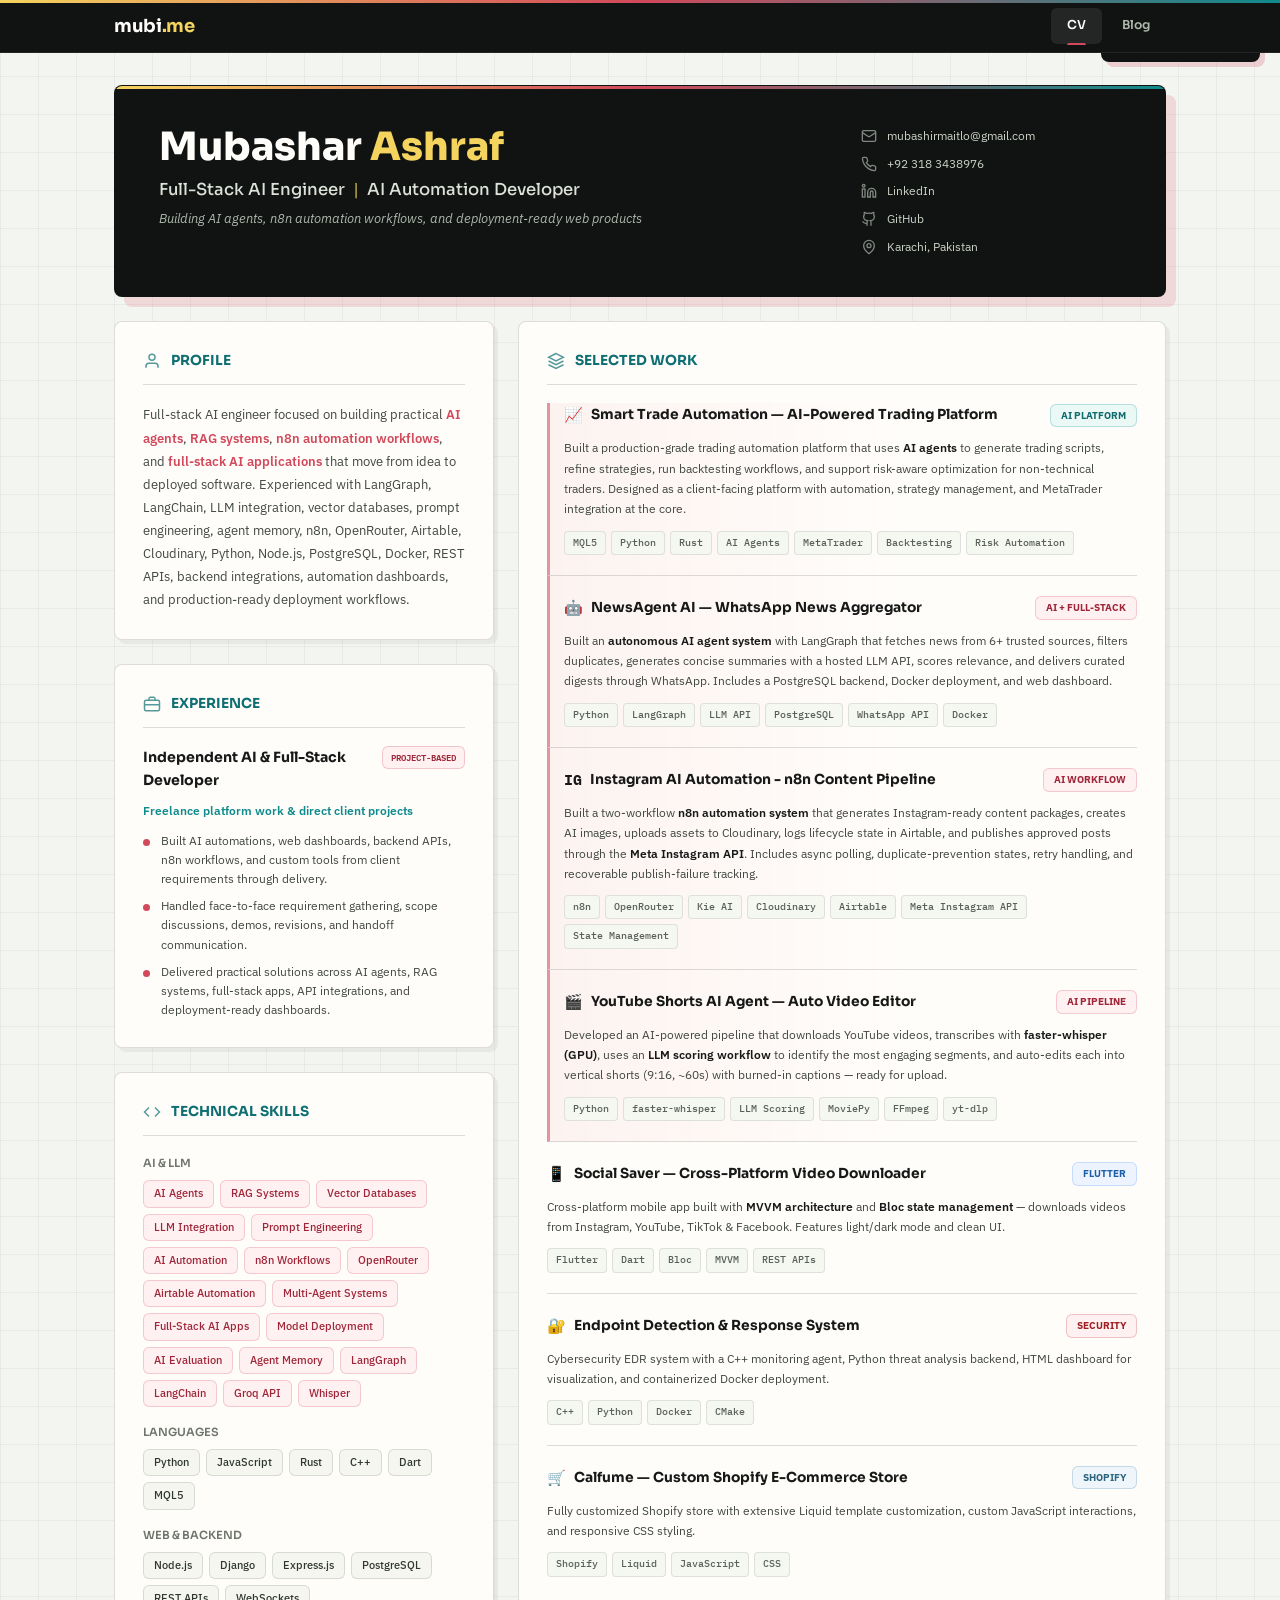
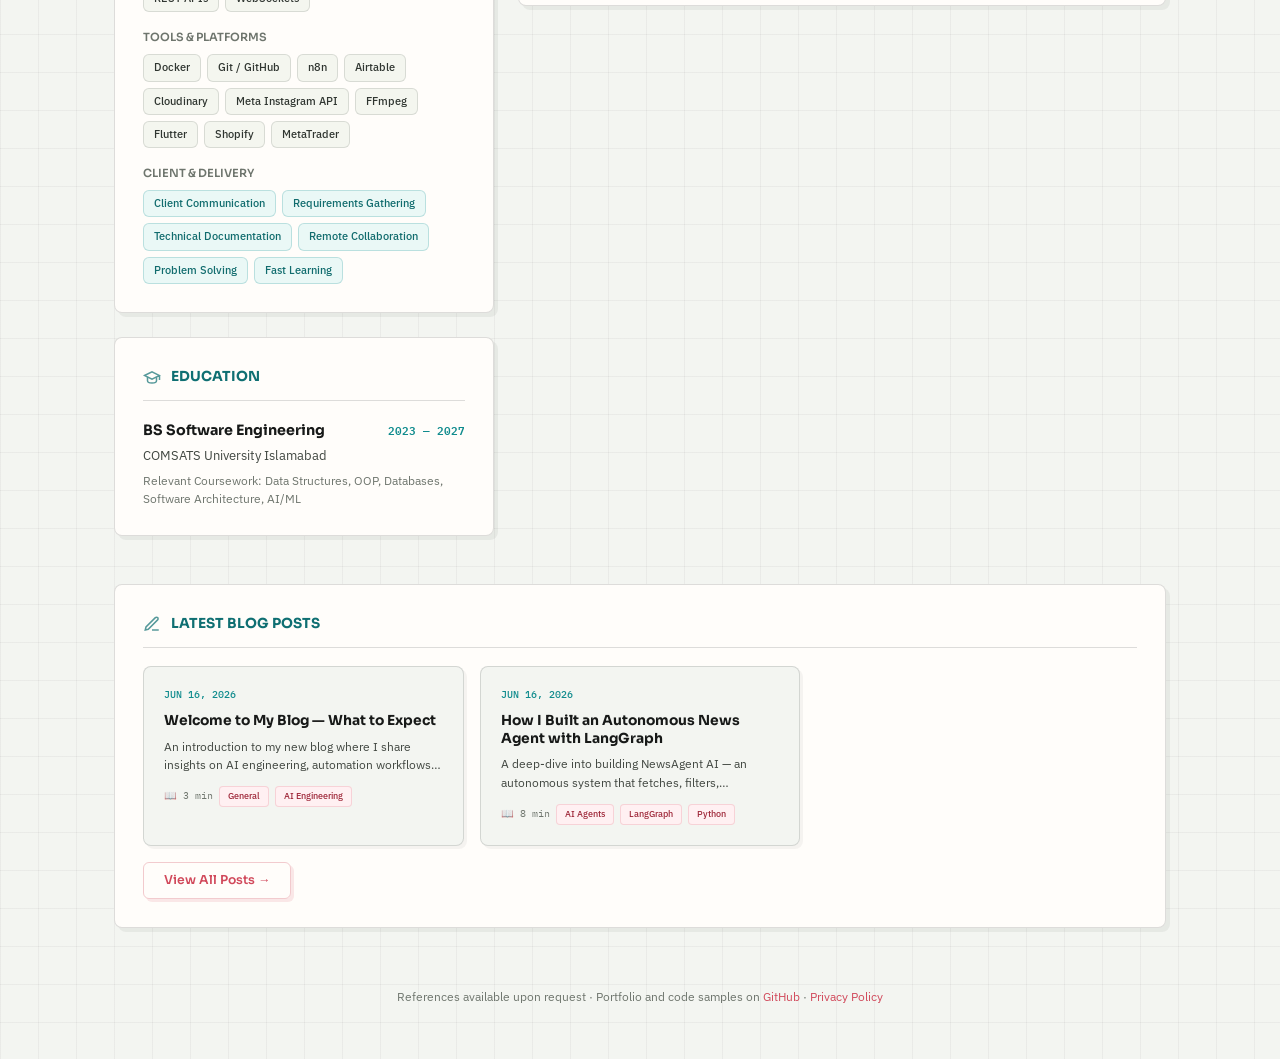
<file: index.html>
<!DOCTYPE html>
<html lang="en">
<head>
    <meta charset="UTF-8">
    <meta name="viewport" content="width=device-width, initial-scale=1.0">
    <title>Mubashar Ashraf - Full-Stack AI Engineer | AI Automation Developer</title>
    <meta name="description" content="Mubashar Ashraf - Full-Stack AI Engineer from Karachi, Pakistan. Building AI agents, n8n automation workflows, RAG systems, backend APIs, dashboards, and deployment-ready AI web products.">
    <meta name="keywords" content="Mubashar Ashraf, Full-Stack AI Engineer, AI Automation, AI Agents, RAG Systems, n8n Automation, Instagram Automation, LangGraph, LangChain, LLM Integration, Python, Node.js, PostgreSQL, Docker, Karachi, Pakistan, Freelancer">
    <meta name="author" content="Mubashar Ashraf">

    <!-- Open Graph / Social Sharing -->
    <meta property="og:type" content="website">
    <meta property="og:title" content="Mubashar Ashraf - Full-Stack AI Engineer | AI Automation Developer">
    <meta property="og:description" content="Building AI agents, n8n automation workflows, RAG systems, backend APIs, dashboards, and deployment-ready AI web products.">
    <meta property="og:image" content="https://mubi.me/og-image.png">
    <meta property="og:url" content="https://mubi.me">

    <!-- Twitter Card -->
    <meta name="twitter:card" content="summary_large_image">
    <meta name="twitter:title" content="Mubashar Ashraf - Full-Stack AI Engineer | AI Automation Developer">
    <meta name="twitter:description" content="Building AI agents, n8n automation workflows, RAG systems, backend APIs, dashboards, and deployment-ready AI web products.">
    <meta name="twitter:image" content="https://mubi.me/og-image.png">

    <!-- Favicon -->
    <link rel="icon" type="image/svg+xml" href="/favicon.svg">
    <link rel="apple-touch-icon" href="/apple-touch-icon.png">

    <!-- Canonical URL -->
    <link rel="canonical" href="https://mubi.me">

    <!-- Fonts -->
    <link rel="preconnect" href="https://fonts.googleapis.com">
    <link rel="preconnect" href="https://fonts.gstatic.com" crossorigin>
    <link href="https://fonts.googleapis.com/css2?family=IBM+Plex+Mono:wght@400;500;600&family=IBM+Plex+Sans:wght@400;500;600;700&family=Sora:wght@500;600;700;800&display=swap" rel="stylesheet">

    <!-- Styles -->
    <link rel="stylesheet" href="style.css">

    <!-- Google AdSense -->
    <script async src="https://pagead2.googlesyndication.com/pagead/js/adsbygoogle.js?client=ca-pub-4851542991688278"
         crossorigin="anonymous"></script>
</head>
<body>
    <!-- Site Navigation -->
    <nav class="site-nav no-print" id="site-navigation">
        <div class="nav-container">
            <a href="/" class="nav-logo">mubi<span class="nav-logo-accent">.me</span></a>
            <div class="nav-links">
                <a href="/" class="nav-link nav-link-active">CV</a>
                <a href="/blog/" class="nav-link">Blog</a>
            </div>
        </div>
    </nav>
    <!-- Print Button -->
    <a class="print-btn no-print" href="output/pdf/Mubashar-Ashraf-Full-Stack-AI-Engineer-CV.pdf?v=20260610-ai" download="Mubashar-Ashraf-Full-Stack-AI-Engineer-CV.pdf" id="print-button" title="Download CV PDF">
        <svg width="20" height="20" viewBox="0 0 24 24" fill="none" stroke="currentColor" stroke-width="2">
            <path d="M6 9V2h12v7"/>
            <path d="M6 18H4a2 2 0 0 1-2-2v-5a2 2 0 0 1 2-2h16a2 2 0 0 1 2 2v5a2 2 0 0 1-2 2h-2"/>
            <rect x="6" y="14" width="12" height="8"/>
        </svg>
        Download PDF
    </a>

    <div class="cv-container" id="cv-main">
        <!-- Header -->
        <header class="header" id="cv-header">
            <div class="header-main">
                <div class="name-block">
                    <h1 class="name" id="full-name">Mubashar <span class="name-accent">Ashraf</span></h1>
                    <p class="title" id="job-title">Full-Stack AI Engineer <span class="title-sep">|</span> AI Automation Developer</p>
                    <p class="tagline">Building AI agents, n8n automation workflows, and deployment-ready web products</p>
                </div>
                <div class="contact-block" id="contact-info">
                    <a href="mailto:mubasirmaitlo@gmail.com" class="contact-item" id="email-link">
                        <svg width="16" height="16" viewBox="0 0 24 24" fill="none" stroke="currentColor" stroke-width="2"><rect x="2" y="4" width="20" height="16" rx="2"/><path d="m22 7-8.97 5.7a1.94 1.94 0 0 1-2.06 0L2 7"/></svg>
                        mubashirmaitlo@gmail.com
                    </a>
                    <a href="tel:+923183438976" class="contact-item" id="phone-link">
                        <svg width="16" height="16" viewBox="0 0 24 24" fill="none" stroke="currentColor" stroke-width="2"><path d="M22 16.92v3a2 2 0 0 1-2.18 2 19.79 19.79 0 0 1-8.63-3.07 19.5 19.5 0 0 1-6-6 19.79 19.79 0 0 1-3.07-8.67A2 2 0 0 1 4.11 2h3a2 2 0 0 1 2 1.72c.127.96.361 1.903.7 2.81a2 2 0 0 1-.45 2.11L8.09 9.91a16 16 0 0 0 6 6l1.27-1.27a2 2 0 0 1 2.11-.45c.907.339 1.85.573 2.81.7A2 2 0 0 1 22 16.92z"/></svg>
                        +92 318 3438976
                    </a>
                    <a href="https://www.linkedin.com/in/mubashar-ashraf-666867267" target="_blank" rel="noopener noreferrer" class="contact-item" id="linkedin-link">
                        <svg width="16" height="16" viewBox="0 0 24 24" fill="none" stroke="currentColor" stroke-width="2"><path d="M16 8a6 6 0 0 1 6 6v7h-4v-7a2 2 0 0 0-2-2 2 2 0 0 0-2 2v7h-4v-7a6 6 0 0 1 6-6z"/><rect x="2" y="9" width="4" height="12"/><circle cx="4" cy="4" r="2"/></svg>
                        LinkedIn
                    </a>
                    <a href="https://github.com/Mubashar986" target="_blank" rel="noopener noreferrer" class="contact-item" id="github-link">
                        <svg width="16" height="16" viewBox="0 0 24 24" fill="none" stroke="currentColor" stroke-width="2"><path d="M15 22v-4a4.8 4.8 0 0 0-1-3.5c3 0 6-2 6-5.5.08-1.25-.27-2.48-1-3.5.28-1.15.28-2.35 0-3.5 0 0-1 0-3 1.5-2.64-.5-5.36-.5-8 0C6 2 5 2 5 2c-.3 1.15-.3 2.35 0 3.5A5.403 5.403 0 0 0 4 9c0 3.5 3 5.5 6 5.5-.39.49-.68 1.05-.85 1.65-.17.6-.22 1.23-.15 1.85v4"/><path d="M9 18c-4.51 2-5-2-7-2"/></svg>
                        GitHub
                    </a>
                    <span class="contact-item" id="location">
                        <svg width="16" height="16" viewBox="0 0 24 24" fill="none" stroke="currentColor" stroke-width="2"><path d="M20 10c0 6-8 12-8 12s-8-6-8-12a8 8 0 0 1 16 0Z"/><circle cx="12" cy="10" r="3"/></svg>
                        Karachi, Pakistan
                    </span>
                </div>
            </div>
        </header>

        <div class="body-grid">
            <!-- Left Column -->
            <div class="col-left">

                <!-- Professional Summary -->
                <section class="section" id="profile-section">
                    <h2 class="section-title">
                        <svg width="18" height="18" viewBox="0 0 24 24" fill="none" stroke="currentColor" stroke-width="2"><path d="M20 21v-2a4 4 0 0 0-4-4H8a4 4 0 0 0-4 4v2"/><circle cx="12" cy="7" r="4"/></svg>
                        Profile
                    </h2>
                    <p class="summary">
                        Full-stack AI engineer focused on building practical <strong>AI agents</strong>,
                        <strong>RAG systems</strong>, <strong>n8n automation workflows</strong>, and
                        <strong>full-stack AI applications</strong> that move from idea to deployed software.
                        Experienced with LangGraph, LangChain, LLM integration, vector databases, prompt engineering,
                        agent memory, n8n, OpenRouter, Airtable, Cloudinary, Python, Node.js, PostgreSQL, Docker,
                        REST APIs, backend integrations, automation dashboards, and production-ready deployment workflows.
                    </p>
                </section>

                <!-- Technical Skills -->
                <section class="section" id="experience-section">
                    <h2 class="section-title">
                        <svg width="18" height="18" viewBox="0 0 24 24" fill="none" stroke="currentColor" stroke-width="2"><rect x="2" y="7" width="20" height="14" rx="2"/><path d="M16 7V5a2 2 0 0 0-2-2h-4a2 2 0 0 0-2 2v2"/><path d="M2 13h20"/></svg>
                        Experience
                    </h2>
                    <div class="experience-item">
                        <div class="experience-header">
                            <h3 class="experience-role">Independent AI &amp; Full-Stack Developer</h3>
                            <span class="experience-type">Project-Based</span>
                        </div>
                        <p class="experience-meta">Freelance platform work &amp; direct client projects</p>
                        <ul class="experience-list">
                            <li>Built AI automations, web dashboards, backend APIs, n8n workflows, and custom tools from client requirements through delivery.</li>
                            <li>Handled face-to-face requirement gathering, scope discussions, demos, revisions, and handoff communication.</li>
                            <li>Delivered practical solutions across AI agents, RAG systems, full-stack apps, API integrations, and deployment-ready dashboards.</li>
                        </ul>
                    </div>
                </section>

                <!-- Technical Skills -->
                <section class="section" id="skills-section">
                    <h2 class="section-title">
                        <svg width="18" height="18" viewBox="0 0 24 24" fill="none" stroke="currentColor" stroke-width="2"><polyline points="16 18 22 12 16 6"/><polyline points="8 6 2 12 8 18"/></svg>
                        Technical Skills
                    </h2>
                    <div class="skills-grid">
                        <div class="skill-category">
                            <h3 class="skill-label">AI & LLM</h3>
                            <div class="skill-tags">
                                <span class="tag tag-primary">AI Agents</span>
                                <span class="tag tag-primary">RAG Systems</span>
                                <span class="tag tag-primary">Vector Databases</span>
                                <span class="tag tag-primary">LLM Integration</span>
                                <span class="tag tag-primary">Prompt Engineering</span>
                                <span class="tag tag-primary">AI Automation</span>
                                <span class="tag tag-primary">n8n Workflows</span>
                                <span class="tag tag-primary">OpenRouter</span>
                                <span class="tag tag-primary">Airtable Automation</span>
                                <span class="tag tag-primary">Multi-Agent Systems</span>
                                <span class="tag tag-primary">Full-Stack AI Apps</span>
                                <span class="tag tag-primary">Model Deployment</span>
                                <span class="tag tag-primary">AI Evaluation</span>
                                <span class="tag tag-primary">Agent Memory</span>
                                <span class="tag tag-primary">LangGraph</span>
                                <span class="tag tag-primary">LangChain</span>
                                <span class="tag tag-primary">Groq API</span>
                                <span class="tag tag-primary">Whisper</span>
                            </div>
                        </div>
                        <div class="skill-category">
                            <h3 class="skill-label">Languages</h3>
                            <div class="skill-tags">
                                <span class="tag">Python</span>
                                <span class="tag">JavaScript</span>
                                <span class="tag">Rust</span>
                                <span class="tag">C++</span>
                                <span class="tag">Dart</span>
                                <span class="tag">MQL5</span>
                            </div>
                        </div>
                        <div class="skill-category">
                            <h3 class="skill-label">Web & Backend</h3>
                            <div class="skill-tags">
                                <span class="tag">Node.js</span>
                                <span class="tag">Django</span>
                                <span class="tag">Express.js</span>
                                <span class="tag">PostgreSQL</span>
                                <span class="tag">REST APIs</span>
                                <span class="tag">WebSockets</span>
                            </div>
                        </div>
                        <div class="skill-category">
                            <h3 class="skill-label">Tools & Platforms</h3>
                            <div class="skill-tags">
                                <span class="tag">Docker</span>
                                <span class="tag">Git / GitHub</span>
                                <span class="tag">n8n</span>
                                <span class="tag">Airtable</span>
                                <span class="tag">Cloudinary</span>
                                <span class="tag">Meta Instagram API</span>
                                <span class="tag">FFmpeg</span>
                                <span class="tag">Flutter</span>
                                <span class="tag">Shopify</span>
                                <span class="tag">MetaTrader</span>
                            </div>
                        </div>
                        <div class="skill-category">
                            <h3 class="skill-label">Client &amp; Delivery</h3>
                            <div class="skill-tags">
                                <span class="tag tag-delivery">Client Communication</span>
                                <span class="tag tag-delivery">Requirements Gathering</span>
                                <span class="tag tag-delivery">Technical Documentation</span>
                                <span class="tag tag-delivery">Remote Collaboration</span>
                                <span class="tag tag-delivery">Problem Solving</span>
                                <span class="tag tag-delivery">Fast Learning</span>
                            </div>
                        </div>
                    </div>
                </section>

                <!-- Education -->
                <section class="section" id="education-section">
                    <h2 class="section-title">
                        <svg width="18" height="18" viewBox="0 0 24 24" fill="none" stroke="currentColor" stroke-width="2"><path d="M22 10v6M2 10l10-5 10 5-10 5z"/><path d="M6 12v5c0 2 2 3 6 3s6-1 6-3v-5"/></svg>
                        Education
                    </h2>
                    <div class="edu-item">
                        <div class="edu-header">
                            <h3 class="edu-degree">BS Software Engineering</h3>
                            <span class="edu-year">2023 — 2027</span>
                        </div>
                        <p class="edu-school">COMSATS University Islamabad</p>
                        <p class="edu-detail">Relevant Coursework: Data Structures, OOP, Databases, Software Architecture, AI/ML</p>
                    </div>
                </section>

            </div>

            <!-- Right Column -->
            <div class="col-right">

                <!-- Projects -->
                <section class="section" id="projects-section">
                    <h2 class="section-title">
                        <svg width="18" height="18" viewBox="0 0 24 24" fill="none" stroke="currentColor" stroke-width="2"><path d="M12 2L2 7l10 5 10-5-10-5z"/><path d="m2 17 10 5 10-5"/><path d="m2 12 10 5 10-5"/></svg>
                        Selected Work
                    </h2>

                    <!-- Smart Trade Automation -->
                    <div class="project project-featured" id="project-trading">
                        <div class="project-header">
                            <h3 class="project-title">
                                <span class="project-icon">📈</span>
                                Smart Trade Automation — AI-Powered Trading Platform
                            </h3>
                            <span class="project-badge badge-fintech">AI Platform</span>
                        </div>
                        <p class="project-desc">
                            Built a production-grade trading automation platform that uses <strong>AI agents</strong>
                            to generate trading scripts, refine strategies, run backtesting workflows, and support
                            risk-aware optimization for non-technical traders. Designed as a client-facing platform
                            with automation, strategy management, and MetaTrader integration at the core.
                        </p>
                        <div class="project-tech">
                            <span>MQL5</span><span>Python</span><span>Rust</span><span>AI Agents</span><span>MetaTrader</span><span>Backtesting</span><span>Risk Automation</span>
                        </div>
                    </div>

                    <!-- NewsAgent AI -->
                    <div class="project project-featured" id="project-newsagent">
                        <div class="project-header">
                            <h3 class="project-title">
                                <span class="project-icon">🤖</span>
                                NewsAgent AI — WhatsApp News Aggregator
                            </h3>
                            <span class="project-badge badge-ai">AI + Full-Stack</span>
                        </div>
                        <p class="project-desc">
                            Built an <strong>autonomous AI agent system</strong> with LangGraph that fetches news from 6+
                            trusted sources, filters duplicates, generates concise summaries with a hosted LLM API,
                            scores relevance, and delivers curated digests through WhatsApp. Includes a PostgreSQL
                            backend, Docker deployment, and web dashboard.
                        </p>
                        <div class="project-tech">
                            <span>Python</span><span>LangGraph</span><span>LLM API</span><span>PostgreSQL</span><span>WhatsApp API</span><span>Docker</span>
                        </div>
                    </div>

                    <!-- Instagram AI Automation -->
                    <div class="project project-featured" id="project-instagram-ai">
                        <div class="project-header">
                            <h3 class="project-title">
                                <span class="project-icon">IG</span>
                                Instagram AI Automation - n8n Content Pipeline
                            </h3>
                            <span class="project-badge badge-ai">AI Workflow</span>
                        </div>
                        <p class="project-desc">
                            Built a two-workflow <strong>n8n automation system</strong> that generates Instagram-ready
                            content packages, creates AI images, uploads assets to Cloudinary, logs lifecycle state in
                            Airtable, and publishes approved posts through the <strong>Meta Instagram API</strong>.
                            Includes async polling, duplicate-prevention states, retry handling, and recoverable
                            publish-failure tracking.
                        </p>
                        <div class="project-tech">
                            <span>n8n</span><span>OpenRouter</span><span>Kie AI</span><span>Cloudinary</span><span>Airtable</span><span>Meta Instagram API</span><span>State Management</span>
                        </div>
                    </div>

                    <!-- AI Video Editor -->
                    <div class="project project-featured" id="project-videoai">
                        <div class="project-header">
                            <h3 class="project-title">
                                <span class="project-icon">🎬</span>
                                YouTube Shorts AI Agent — Auto Video Editor
                            </h3>
                            <span class="project-badge badge-ai">AI Pipeline</span>
                        </div>
                        <p class="project-desc">
                            Developed an AI-powered pipeline that downloads YouTube videos, transcribes with 
                            <strong>faster-whisper (GPU)</strong>, uses an <strong>LLM scoring workflow</strong> to identify the most engaging segments,
                            and auto-edits each into vertical shorts (9:16, ~60s) with burned-in captions — ready for upload.
                        </p>
                        <div class="project-tech">
                            <span>Python</span><span>faster-whisper</span><span>LLM Scoring</span><span>MoviePy</span><span>FFmpeg</span><span>yt-dlp</span>
                        </div>
                    </div>

                    <!-- Social Saver -->
                    <div class="project" id="project-socialsaver">
                        <div class="project-header">
                            <h3 class="project-title">
                                <span class="project-icon">📱</span>
                                Social Saver — Cross-Platform Video Downloader
                            </h3>
                            <span class="project-badge badge-mobile">Flutter</span>
                        </div>
                        <p class="project-desc">
                            Cross-platform mobile app built with <strong>MVVM architecture</strong> and <strong>Bloc state management</strong> — 
                            downloads videos from Instagram, YouTube, TikTok & Facebook. Features light/dark mode and clean UI.
                        </p>
                        <div class="project-tech">
                            <span>Flutter</span><span>Dart</span><span>Bloc</span><span>MVVM</span><span>REST APIs</span>
                        </div>
                    </div>

                    <!-- EDR -->
                    <div class="project" id="project-edr">
                        <div class="project-header">
                            <h3 class="project-title">
                                <span class="project-icon">🔐</span>
                                Endpoint Detection & Response System
                            </h3>
                            <span class="project-badge badge-security">Security</span>
                        </div>
                        <p class="project-desc">
                            Cybersecurity EDR system with a C++ monitoring agent, Python threat analysis backend, 
                            HTML dashboard for visualization, and containerized Docker deployment.
                        </p>
                        <div class="project-tech">
                            <span>C++</span><span>Python</span><span>Docker</span><span>CMake</span>
                        </div>
                    </div>

                    <!-- Calfume -->
                    <div class="project" id="project-calfume">
                        <div class="project-header">
                            <h3 class="project-title">
                                <span class="project-icon">🛒</span>
                                Calfume — Custom Shopify E-Commerce Store
                            </h3>
                            <span class="project-badge badge-web">Shopify</span>
                        </div>
                        <p class="project-desc">
                            Fully customized Shopify store with extensive Liquid template customization, 
                            custom JavaScript interactions, and responsive CSS styling.
                        </p>
                        <div class="project-tech">
                            <span>Shopify</span><span>Liquid</span><span>JavaScript</span><span>CSS</span>
                        </div>
                    </div>

                </section>

            </div>
        </div>

        <!-- Latest Blog Posts -->
        <section class="latest-posts-section no-print" id="latest-posts-section">
            <h2 class="section-title">
                <svg width="18" height="18" viewBox="0 0 24 24" fill="none" stroke="currentColor" stroke-width="2"><path d="M12 20h9"/><path d="M16.5 3.5a2.121 2.121 0 0 1 3 3L7 19l-4 1 1-4L16.5 3.5z"/></svg>
                Latest Blog Posts
            </h2>
            <div class="latest-posts-grid" id="latest-posts-grid">
                <p class="latest-posts-loading" id="latest-posts-loading">Loading latest posts...</p>
            </div>
            <a href="/blog/" class="latest-posts-cta" id="view-all-posts">View All Posts &rarr;</a>
        </section>

        <!-- Footer -->
        <footer class="footer no-print" id="cv-footer">
            <p>References available upon request &middot; Portfolio and code samples on <a href="https://github.com/Mubashar986" target="_blank" rel="noopener noreferrer">GitHub</a> &middot; <a href="/privacy-policy.html">Privacy Policy</a></p>
        </footer>

    </div>

    <script src="script.js"></script>

    <!-- Load Latest Blog Posts -->
    <script>
    (function() {
        fetch('/blog/posts.json')
            .then(function(r) { return r.json(); })
            .then(function(posts) {
                var grid = document.getElementById('latest-posts-grid');
                var loading = document.getElementById('latest-posts-loading');
                if (loading) loading.remove();
                var latest = posts.sort(function(a, b) { return new Date(b.date) - new Date(a.date); }).slice(0, 3);
                if (latest.length === 0) {
                    grid.innerHTML = '<p class="latest-posts-empty">No posts yet. Check back soon!</p>';
                    return;
                }
                grid.innerHTML = latest.map(function(post) {
                    var dateStr = new Date(post.date).toLocaleDateString('en-US', { month: 'short', day: 'numeric', year: 'numeric' });
                    var tagsHtml = post.tags.slice(0, 3).map(function(t) { return '<span class="latest-post-tag">' + t + '</span>'; }).join('');
                    return '<a href="/blog/#' + post.slug + '" class="latest-post-card">' +
                        '<span class="latest-post-date">' + dateStr + '</span>' +
                        '<h3 class="latest-post-title">' + post.title + '</h3>' +
                        '<p class="latest-post-desc">' + post.description + '</p>' +
                        '<div class="latest-post-meta">' +
                            '<span class="latest-post-readtime">&#128214; ' + post.readTime + '</span>' +
                            tagsHtml +
                        '</div>' +
                    '</a>';
                }).join('');
            })
            .catch(function() {
                var loading = document.getElementById('latest-posts-loading');
                if (loading) loading.textContent = 'Blog coming soon!';
            });
    })();
    </script>
</body>
</html>
</file>
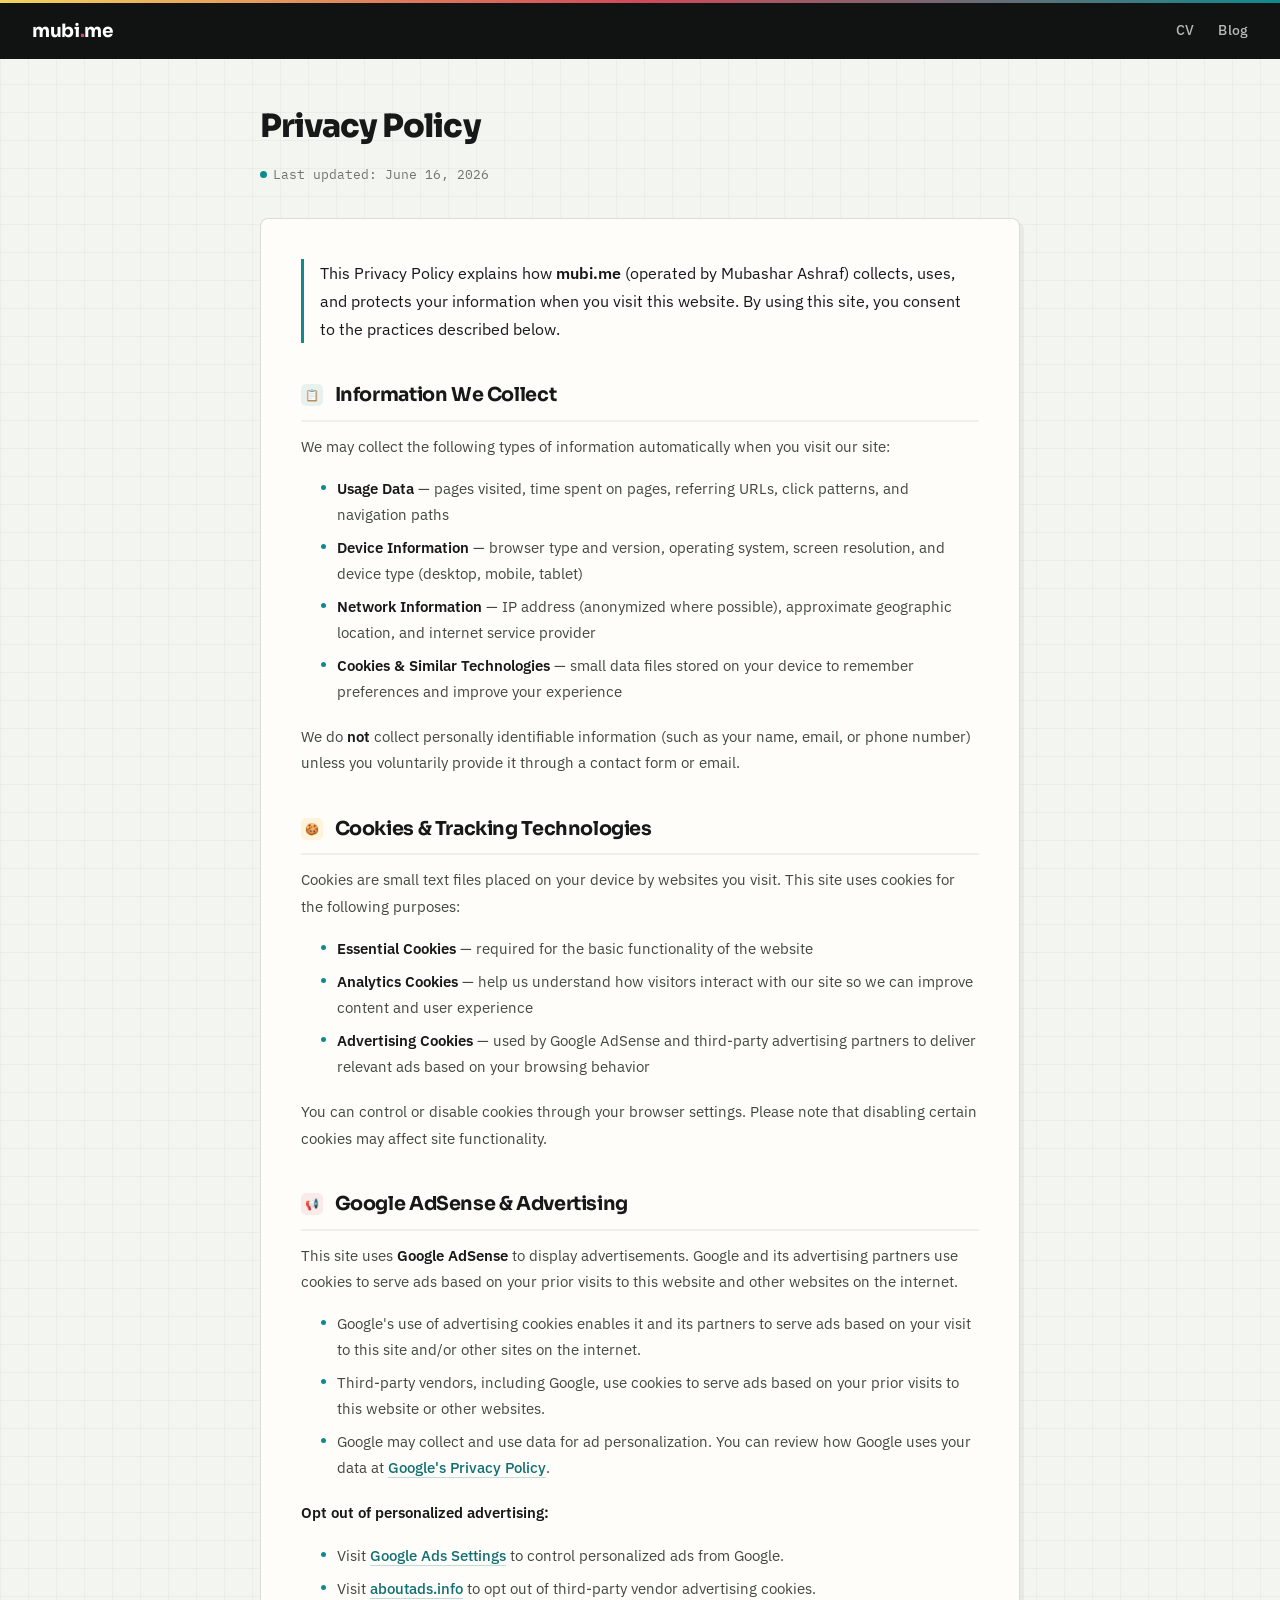
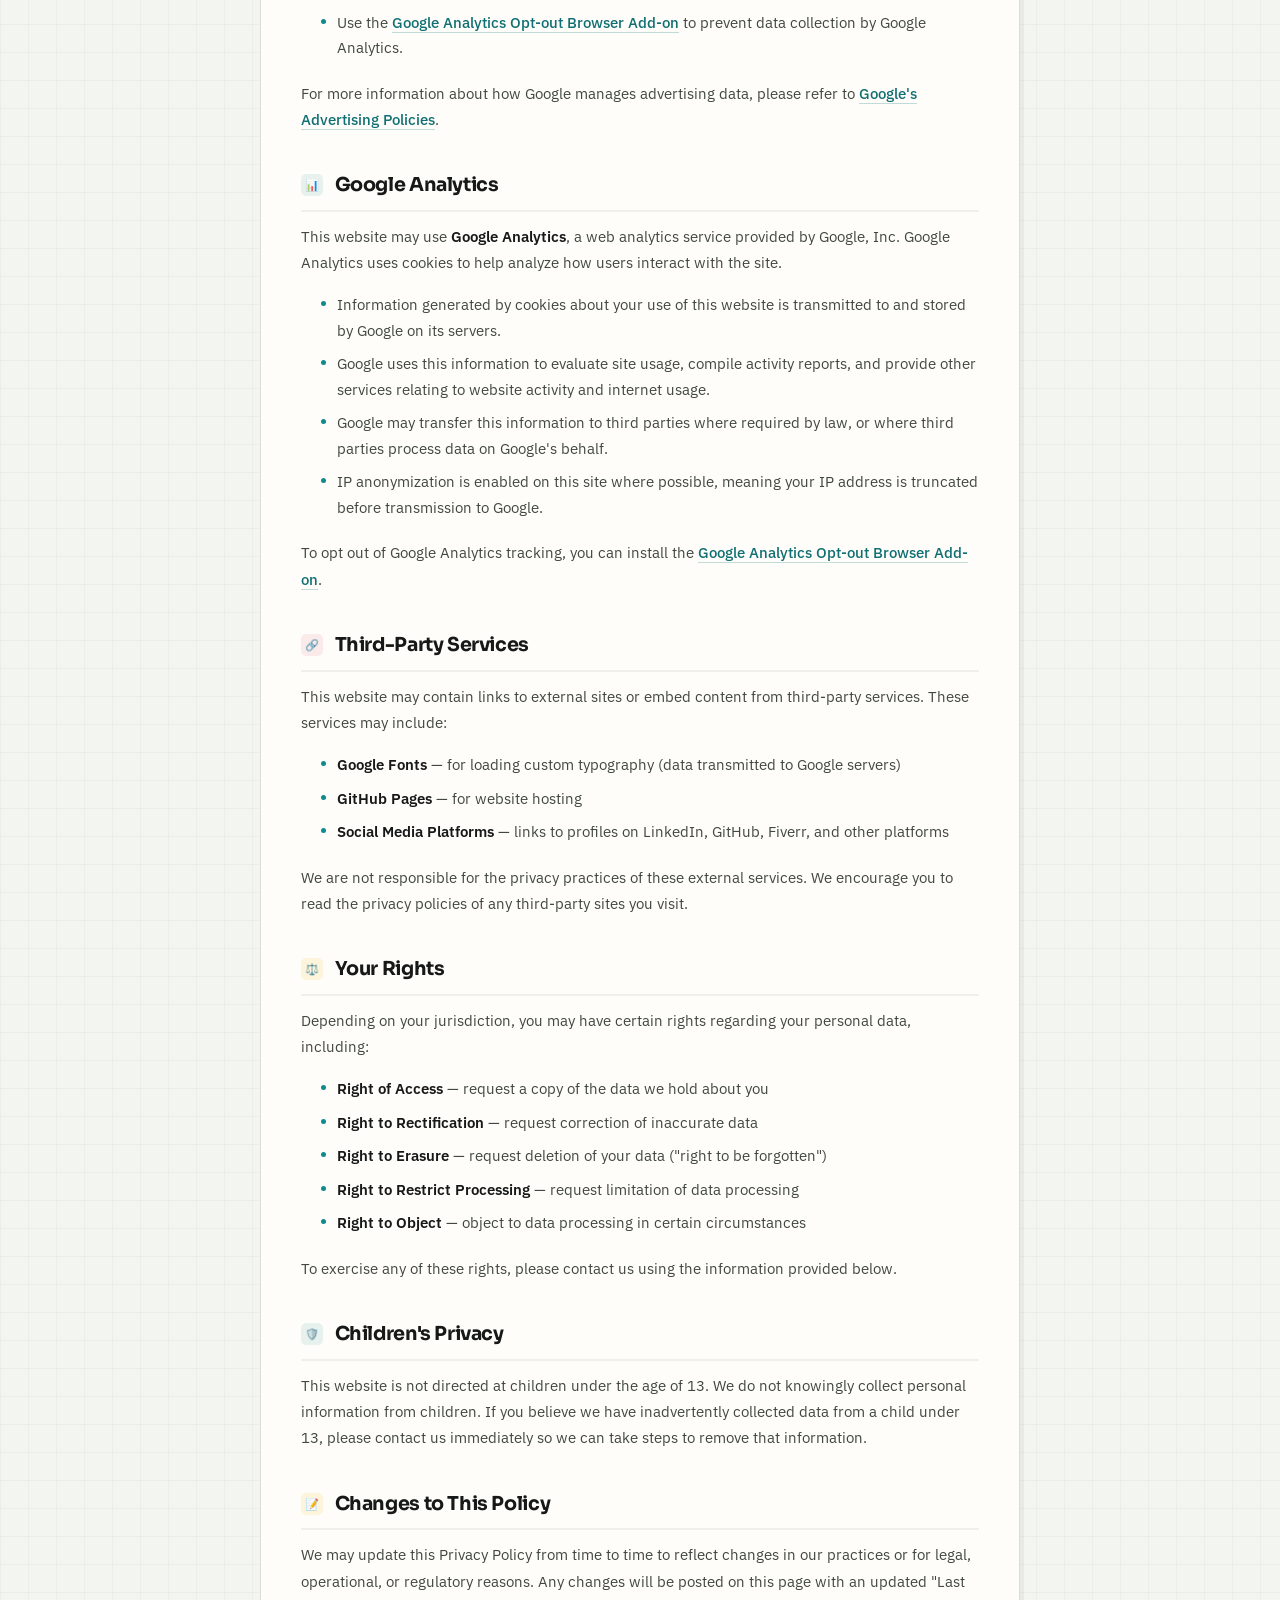
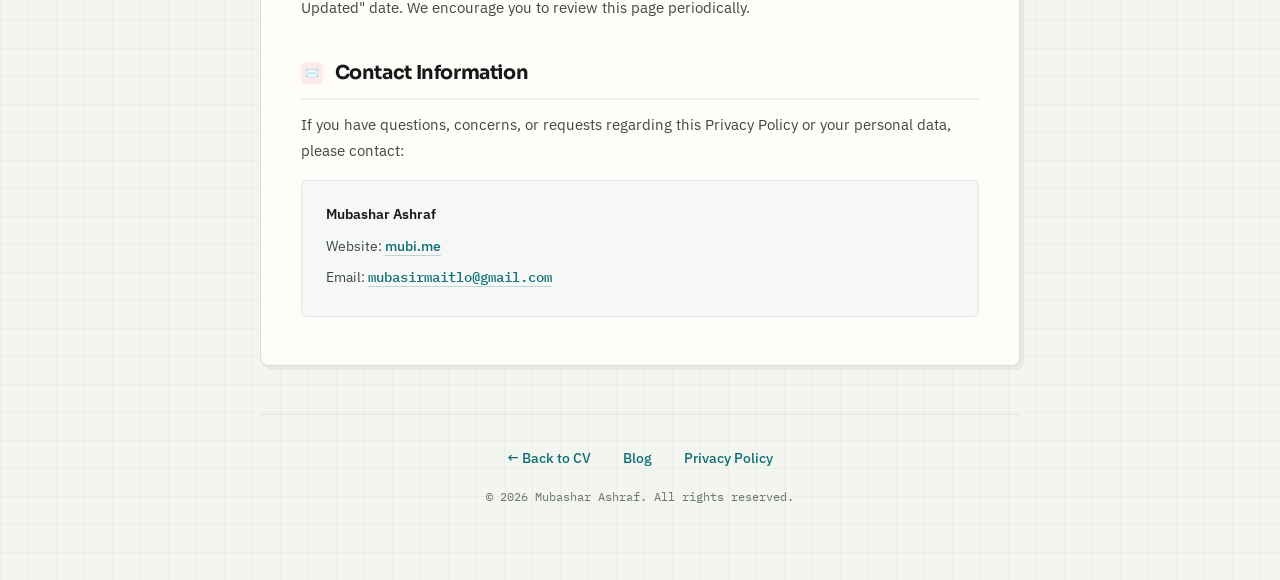
<file: privacy-policy.html>
<!DOCTYPE html>
<html lang="en">
<head>
    <meta charset="UTF-8">
    <meta name="viewport" content="width=device-width, initial-scale=1.0">
    <title>Privacy Policy - Mubashar Ashraf | mubi.me</title>
    <meta name="description" content="Privacy Policy for mubi.me — learn how Mubashar Ashraf's portfolio site handles cookies, analytics, and advertising data.">
    <meta name="author" content="Mubashar Ashraf">
    <meta name="robots" content="noindex, follow">

    <!-- Open Graph -->
    <meta property="og:type" content="website">
    <meta property="og:title" content="Privacy Policy - mubi.me">
    <meta property="og:description" content="Privacy Policy for Mubashar Ashraf's portfolio site.">
    <meta property="og:url" content="https://mubi.me/privacy-policy.html">

    <!-- Favicon -->
    <link rel="icon" type="image/svg+xml" href="/favicon.svg">
    <link rel="apple-touch-icon" href="/apple-touch-icon.png">

    <!-- Canonical URL -->
    <link rel="canonical" href="https://mubi.me/privacy-policy.html">

    <!-- Fonts -->
    <link rel="preconnect" href="https://fonts.googleapis.com">
    <link rel="preconnect" href="https://fonts.gstatic.com" crossorigin>
    <link href="https://fonts.googleapis.com/css2?family=IBM+Plex+Mono:wght@400;500;600&family=IBM+Plex+Sans:wght@400;500;600;700&family=Sora:wght@500;600;700;800&display=swap" rel="stylesheet">

    <!-- Google AdSense -->
    <script async src="https://pagead2.googlesyndication.com/pagead/js/adsbygoogle.js?client=ca-pub-4851542991688278" crossorigin="anonymous"></script>

    <style>
        /* ── Reset & Variables ── */
        *, *::before, *::after {
            margin: 0;
            padding: 0;
            box-sizing: border-box;
        }

        :root {
            --bg-primary: #f3f5f1;
            --bg-header: #101312;
            --bg-card: #fffdfa;
            --accent-primary: #d1495b;
            --accent-secondary: #0f8b8d;
            --accent-tertiary: #f4d35e;
            --text-primary: #171918;
            --text-secondary: #414741;
            --text-muted: #6e756d;
            --text-accent: #0f6f72;
            --font-display: 'Sora', sans-serif;
            --font-body: 'IBM Plex Sans', sans-serif;
            --font-mono: 'IBM Plex Mono', monospace;
            --card-radius: 8px;
            --card-shadow: 4px 4px 0 rgba(16,19,18,0.05);
            --card-border: 1px solid rgba(20,27,23,0.14);
        }

        /* ── Body ── */
        body {
            font-family: var(--font-body);
            color: var(--text-primary);
            background-color: var(--bg-primary);
            background-image:
                linear-gradient(rgba(20,27,23,0.03) 1px, transparent 1px),
                linear-gradient(90deg, rgba(20,27,23,0.03) 1px, transparent 1px);
            background-size: 28px 28px;
            line-height: 1.7;
            -webkit-font-smoothing: antialiased;
            -moz-osx-font-smoothing: grayscale;
        }

        /* ── Navigation ── */
        .nav-gradient-bar {
            height: 3px;
            background: linear-gradient(90deg, var(--accent-tertiary) 0%, var(--accent-primary) 50%, var(--accent-secondary) 100%);
        }

        .navbar {
            background: var(--bg-header);
            padding: 0 2rem;
            display: flex;
            align-items: center;
            justify-content: space-between;
            height: 56px;
        }

        .nav-logo {
            font-family: var(--font-display);
            font-weight: 700;
            font-size: 1.15rem;
            color: #fff;
            text-decoration: none;
            letter-spacing: -0.02em;
        }

        .nav-logo .dot {
            color: var(--accent-primary);
        }

        .nav-links {
            display: flex;
            gap: 1.5rem;
            align-items: center;
        }

        .nav-links a {
            font-family: var(--font-body);
            font-size: 0.875rem;
            font-weight: 500;
            color: rgba(255,255,255,0.7);
            text-decoration: none;
            transition: color 0.2s ease;
            letter-spacing: 0.01em;
        }

        .nav-links a:hover {
            color: #fff;
        }

        .nav-links a.active {
            color: var(--accent-tertiary);
        }

        /* ── Main Content ── */
        .page-container {
            max-width: 800px;
            margin: 2.5rem auto;
            padding: 0 1.25rem;
        }

        .page-header {
            margin-bottom: 2rem;
        }

        .page-header h1 {
            font-family: var(--font-display);
            font-size: 2rem;
            font-weight: 800;
            color: var(--text-primary);
            letter-spacing: -0.03em;
            margin-bottom: 0.35rem;
        }

        .page-header .updated-date {
            font-family: var(--font-mono);
            font-size: 0.8rem;
            color: var(--text-muted);
            display: inline-flex;
            align-items: center;
            gap: 0.4rem;
        }

        .page-header .updated-date::before {
            content: '';
            display: inline-block;
            width: 7px;
            height: 7px;
            border-radius: 50%;
            background: var(--accent-secondary);
        }

        /* ── Card ── */
        .content-card {
            background: var(--bg-card);
            border-radius: var(--card-radius);
            box-shadow: var(--card-shadow);
            border: var(--card-border);
            padding: 2.5rem 2.5rem 3rem;
        }

        /* ── Typography ── */
        .content-card h2 {
            font-family: var(--font-display);
            font-size: 1.2rem;
            font-weight: 700;
            color: var(--text-primary);
            letter-spacing: -0.02em;
            margin-top: 2.25rem;
            margin-bottom: 0.75rem;
            padding-bottom: 0.5rem;
            border-bottom: 2px solid rgba(20,27,23,0.06);
        }

        .content-card h2:first-child {
            margin-top: 0;
        }

        .content-card h2 .section-icon {
            display: inline-block;
            width: 22px;
            height: 22px;
            border-radius: 5px;
            text-align: center;
            line-height: 22px;
            font-size: 0.7rem;
            margin-right: 0.5rem;
            vertical-align: middle;
            position: relative;
            top: -1px;
        }

        .icon-info { background: rgba(15,139,141,0.1); color: var(--accent-secondary); }
        .icon-cookie { background: rgba(244,211,94,0.2); color: #b8940a; }
        .icon-ad { background: rgba(209,73,91,0.1); color: var(--accent-primary); }
        .icon-analytics { background: rgba(15,139,141,0.1); color: var(--accent-secondary); }
        .icon-rights { background: rgba(244,211,94,0.2); color: #b8940a; }
        .icon-third { background: rgba(209,73,91,0.1); color: var(--accent-primary); }
        .icon-children { background: rgba(15,139,141,0.1); color: var(--accent-secondary); }
        .icon-changes { background: rgba(244,211,94,0.2); color: #b8940a; }
        .icon-contact { background: rgba(209,73,91,0.1); color: var(--accent-primary); }

        .content-card p {
            font-size: 0.938rem;
            color: var(--text-secondary);
            margin-bottom: 1rem;
            line-height: 1.75;
        }

        .content-card ul {
            margin: 0.5rem 0 1.25rem 1.25rem;
            list-style: none;
        }

        .content-card ul li {
            font-size: 0.938rem;
            color: var(--text-secondary);
            margin-bottom: 0.5rem;
            padding-left: 1rem;
            position: relative;
            line-height: 1.7;
        }

        .content-card ul li::before {
            content: '';
            position: absolute;
            left: 0;
            top: 0.6em;
            width: 5px;
            height: 5px;
            border-radius: 50%;
            background: var(--accent-secondary);
        }

        .content-card a {
            color: var(--text-accent);
            text-decoration: none;
            font-weight: 500;
            border-bottom: 1px solid rgba(15,111,114,0.25);
            transition: border-color 0.2s ease, color 0.2s ease;
        }

        .content-card a:hover {
            border-color: var(--text-accent);
            color: var(--accent-secondary);
        }

        .content-card strong {
            font-weight: 600;
            color: var(--text-primary);
        }

        .intro-text {
            font-size: 1rem !important;
            color: var(--text-primary) !important;
            border-left: 3px solid var(--accent-secondary);
            padding-left: 1rem;
            margin-bottom: 1.75rem !important;
        }

        .contact-box {
            background: rgba(15,139,141,0.04);
            border: 1px solid rgba(15,139,141,0.12);
            border-radius: 6px;
            padding: 1.25rem 1.5rem;
            margin-top: 0.5rem;
        }

        .contact-box p {
            margin-bottom: 0.4rem;
            font-size: 0.9rem;
        }

        .contact-box .email-link {
            font-family: var(--font-mono);
            font-size: 0.875rem;
            color: var(--text-accent);
            font-weight: 500;
        }

        /* ── Footer ── */
        .footer {
            margin-top: 3rem;
            padding: 2rem 0;
            text-align: center;
            border-top: 1px solid rgba(20,27,23,0.08);
        }

        .footer-links {
            display: flex;
            justify-content: center;
            gap: 2rem;
            margin-bottom: 1rem;
        }

        .footer-links a {
            font-family: var(--font-body);
            font-size: 0.85rem;
            font-weight: 500;
            color: var(--text-accent);
            text-decoration: none;
            transition: color 0.2s ease;
        }

        .footer-links a:hover {
            color: var(--accent-secondary);
        }

        .footer-copy {
            font-size: 0.78rem;
            color: var(--text-muted);
            font-family: var(--font-mono);
        }

        /* ── Responsive ── */
        @media (max-width: 640px) {
            .navbar {
                padding: 0 1rem;
                height: 50px;
            }

            .nav-logo {
                font-size: 1rem;
            }

            .nav-links {
                gap: 1rem;
            }

            .nav-links a {
                font-size: 0.8rem;
            }

            .page-container {
                margin: 1.5rem auto;
                padding: 0 0.75rem;
            }

            .page-header h1 {
                font-size: 1.55rem;
            }

            .content-card {
                padding: 1.5rem 1.25rem 2rem;
            }

            .content-card h2 {
                font-size: 1.1rem;
            }

            .footer-links {
                gap: 1.25rem;
            }
        }
    </style>
</head>
<body>

    <!-- Navigation -->
    <div class="nav-gradient-bar"></div>
    <nav class="navbar" role="navigation" aria-label="Main navigation">
        <a href="https://mubi.me" class="nav-logo">mubi<span class="dot">.</span>me</a>
        <div class="nav-links">
            <a href="https://mubi.me">CV</a>
            <a href="https://mubi.me/blog">Blog</a>
        </div>
    </nav>

    <!-- Page Content -->
    <main class="page-container">

        <header class="page-header">
            <h1>Privacy Policy</h1>
            <span class="updated-date">Last updated: June 16, 2026</span>
        </header>

        <div class="content-card">

            <p class="intro-text">
                This Privacy Policy explains how <strong>mubi.me</strong> (operated by Mubashar Ashraf) collects,
                uses, and protects your information when you visit this website. By using this site, you consent
                to the practices described below.
            </p>

            <!-- Information Collected -->
            <h2><span class="section-icon icon-info">📋</span> Information We Collect</h2>
            <p>We may collect the following types of information automatically when you visit our site:</p>
            <ul>
                <li><strong>Usage Data</strong> — pages visited, time spent on pages, referring URLs, click patterns, and navigation paths</li>
                <li><strong>Device Information</strong> — browser type and version, operating system, screen resolution, and device type (desktop, mobile, tablet)</li>
                <li><strong>Network Information</strong> — IP address (anonymized where possible), approximate geographic location, and internet service provider</li>
                <li><strong>Cookies & Similar Technologies</strong> — small data files stored on your device to remember preferences and improve your experience</li>
            </ul>
            <p>We do <strong>not</strong> collect personally identifiable information (such as your name, email, or phone number) unless you voluntarily provide it through a contact form or email.</p>

            <!-- Cookies -->
            <h2><span class="section-icon icon-cookie">🍪</span> Cookies &amp; Tracking Technologies</h2>
            <p>Cookies are small text files placed on your device by websites you visit. This site uses cookies for the following purposes:</p>
            <ul>
                <li><strong>Essential Cookies</strong> — required for the basic functionality of the website</li>
                <li><strong>Analytics Cookies</strong> — help us understand how visitors interact with our site so we can improve content and user experience</li>
                <li><strong>Advertising Cookies</strong> — used by Google AdSense and third-party advertising partners to deliver relevant ads based on your browsing behavior</li>
            </ul>
            <p>You can control or disable cookies through your browser settings. Please note that disabling certain cookies may affect site functionality.</p>

            <!-- Google AdSense -->
            <h2><span class="section-icon icon-ad">📢</span> Google AdSense &amp; Advertising</h2>
            <p>This site uses <strong>Google AdSense</strong> to display advertisements. Google and its advertising partners use cookies to serve ads based on your prior visits to this website and other websites on the internet.</p>
            <ul>
                <li>Google's use of advertising cookies enables it and its partners to serve ads based on your visit to this site and/or other sites on the internet.</li>
                <li>Third-party vendors, including Google, use cookies to serve ads based on your prior visits to this website or other websites.</li>
                <li>Google may collect and use data for ad personalization. You can review how Google uses your data at <a href="https://policies.google.com/privacy" target="_blank" rel="noopener">Google's Privacy Policy</a>.</li>
            </ul>
            <p><strong>Opt out of personalized advertising:</strong></p>
            <ul>
                <li>Visit <a href="https://adssettings.google.com" target="_blank" rel="noopener">Google Ads Settings</a> to control personalized ads from Google.</li>
                <li>Visit <a href="https://optout.aboutads.info" target="_blank" rel="noopener">aboutads.info</a> to opt out of third-party vendor advertising cookies.</li>
                <li>Use the <a href="https://tools.google.com/dlpage/gaoptout" target="_blank" rel="noopener">Google Analytics Opt-out Browser Add-on</a> to prevent data collection by Google Analytics.</li>
            </ul>
            <p>For more information about how Google manages advertising data, please refer to <a href="https://policies.google.com/technologies/ads" target="_blank" rel="noopener">Google's Advertising Policies</a>.</p>

            <!-- Google Analytics -->
            <h2><span class="section-icon icon-analytics">📊</span> Google Analytics</h2>
            <p>This website may use <strong>Google Analytics</strong>, a web analytics service provided by Google, Inc. Google Analytics uses cookies to help analyze how users interact with the site.</p>
            <ul>
                <li>Information generated by cookies about your use of this website is transmitted to and stored by Google on its servers.</li>
                <li>Google uses this information to evaluate site usage, compile activity reports, and provide other services relating to website activity and internet usage.</li>
                <li>Google may transfer this information to third parties where required by law, or where third parties process data on Google's behalf.</li>
                <li>IP anonymization is enabled on this site where possible, meaning your IP address is truncated before transmission to Google.</li>
            </ul>
            <p>To opt out of Google Analytics tracking, you can install the <a href="https://tools.google.com/dlpage/gaoptout" target="_blank" rel="noopener">Google Analytics Opt-out Browser Add-on</a>.</p>

            <!-- Third-Party Services -->
            <h2><span class="section-icon icon-third">🔗</span> Third-Party Services</h2>
            <p>This website may contain links to external sites or embed content from third-party services. These services may include:</p>
            <ul>
                <li><strong>Google Fonts</strong> — for loading custom typography (data transmitted to Google servers)</li>
                <li><strong>GitHub Pages</strong> — for website hosting</li>
                <li><strong>Social Media Platforms</strong> — links to profiles on LinkedIn, GitHub, Fiverr, and other platforms</li>
            </ul>
            <p>We are not responsible for the privacy practices of these external services. We encourage you to read the privacy policies of any third-party sites you visit.</p>

            <!-- Your Rights -->
            <h2><span class="section-icon icon-rights">⚖️</span> Your Rights</h2>
            <p>Depending on your jurisdiction, you may have certain rights regarding your personal data, including:</p>
            <ul>
                <li><strong>Right of Access</strong> — request a copy of the data we hold about you</li>
                <li><strong>Right to Rectification</strong> — request correction of inaccurate data</li>
                <li><strong>Right to Erasure</strong> — request deletion of your data ("right to be forgotten")</li>
                <li><strong>Right to Restrict Processing</strong> — request limitation of data processing</li>
                <li><strong>Right to Object</strong> — object to data processing in certain circumstances</li>
            </ul>
            <p>To exercise any of these rights, please contact us using the information provided below.</p>

            <!-- Children's Privacy -->
            <h2><span class="section-icon icon-children">🛡️</span> Children's Privacy</h2>
            <p>This website is not directed at children under the age of 13. We do not knowingly collect personal information from children. If you believe we have inadvertently collected data from a child under 13, please contact us immediately so we can take steps to remove that information.</p>

            <!-- Changes to Policy -->
            <h2><span class="section-icon icon-changes">📝</span> Changes to This Policy</h2>
            <p>We may update this Privacy Policy from time to time to reflect changes in our practices or for legal, operational, or regulatory reasons. Any changes will be posted on this page with an updated "Last Updated" date. We encourage you to review this page periodically.</p>

            <!-- Contact -->
            <h2><span class="section-icon icon-contact">✉️</span> Contact Information</h2>
            <p>If you have questions, concerns, or requests regarding this Privacy Policy or your personal data, please contact:</p>
            <div class="contact-box">
                <p><strong>Mubashar Ashraf</strong></p>
                <p>Website: <a href="https://mubi.me" target="_blank" rel="noopener">mubi.me</a></p>
                <p>Email: <a href="mailto:mubasirmaitlo@gmail.com" class="email-link">mubasirmaitlo@gmail.com</a></p>
            </div>

        </div>

        <!-- Footer -->
        <footer class="footer">
            <div class="footer-links">
                <a href="https://mubi.me">← Back to CV</a>
                <a href="https://mubi.me/blog">Blog</a>
                <a href="https://mubi.me/privacy-policy.html">Privacy Policy</a>
            </div>
            <p class="footer-copy">© 2026 Mubashar Ashraf. All rights reserved.</p>
        </footer>

    </main>

</body>
</html>
</file>
<file: style.css>
/* ============================================
   CV STYLESHEET — Mubashar Ashraf
   Full-Stack AI Engineer | AI Automation Developer
   ============================================ */

/* --- CSS Variables & Design Tokens --- */
:root {
    /* Colors - technical dossier palette */
    --bg-primary: #f3f5f1;
    --bg-secondary: #e7ece3;
    --bg-card: #fffdfa;
    --bg-card-hover: #f8fbf6;
    --bg-header: #101312;
    
    /* Accent Colors */
    --accent-primary: #d1495b;
    --accent-secondary: #0f8b8d;
    --accent-tertiary: #f4d35e;
    --accent-ai: #d1495b;
    --accent-fintech: #2a9d8f;
    --accent-mobile: #3a86ff;
    --accent-security: #ba181b;
    --accent-web: #457b9d;
    
    /* Text */
    --text-primary: #171918;
    --text-secondary: #414741;
    --text-muted: #6e756d;
    --text-accent: #0f6f72;
    
    /* Borders */
    --border-subtle: rgba(20, 27, 23, 0.14);
    --border-glow: rgba(209, 73, 91, 0.34);
    
    /* Spacing */
    --section-gap: 24px;
    --card-radius: 8px;
    
    /* Typography */
    --font-display: 'Sora', -apple-system, BlinkMacSystemFont, 'Segoe UI', sans-serif;
    --font-main: 'IBM Plex Sans', -apple-system, BlinkMacSystemFont, 'Segoe UI', sans-serif;
    --font-mono: 'IBM Plex Mono', monospace;
}

/* --- Reset & Base --- */
*, *::before, *::after {
    margin: 0;
    padding: 0;
    box-sizing: border-box;
}

html {
    font-size: 15px;
    scroll-behavior: smooth;
}

body {
    font-family: var(--font-main);
    background:
        linear-gradient(90deg, rgba(16, 19, 18, 0.045) 1px, transparent 1px),
        linear-gradient(rgba(16, 19, 18, 0.045) 1px, transparent 1px),
        var(--bg-primary);
    background-size: 38px 38px;
    color: var(--text-primary);
    line-height: 1.6;
    min-height: 100vh;
    -webkit-font-smoothing: antialiased;
    -moz-osx-font-smoothing: grayscale;
}

a {
    color: var(--accent-secondary);
    text-decoration: none;
    transition: color 0.2s;
}

a:hover {
    color: var(--text-primary);
}

a:focus-visible,
button:focus-visible {
    outline: 3px solid rgba(244, 211, 94, 0.85);
    outline-offset: 3px;
}

/* --- Print Button --- */
.print-btn {
    position: fixed;
    top: 20px;
    right: 20px;
    z-index: 100;
    display: flex;
    align-items: center;
    gap: 8px;
    padding: 10px 20px;
    background: var(--bg-header);
    color: #fffdfa;
    border: 1px solid rgba(16, 19, 18, 0.18);
    border-radius: 8px;
    font-family: var(--font-main);
    font-size: 0.85rem;
    font-weight: 600;
    text-decoration: none;
    cursor: pointer;
    transition: all 0.3s ease;
    box-shadow: 5px 5px 0 rgba(209, 73, 91, 0.22);
}

.print-btn:hover {
    transform: translate(-2px, -2px);
    box-shadow: 8px 8px 0 rgba(209, 73, 91, 0.26);
}

/* --- Container --- */
.cv-container {
    max-width: 1100px;
    margin: 0 auto;
    padding: 32px 24px;
}

/* --- Header --- */
.header {
    background: var(--bg-header);
    border-radius: 8px;
    padding: 40px 44px;
    margin-bottom: var(--section-gap);
    border: 1px solid rgba(16, 19, 18, 0.28);
    position: relative;
    overflow: hidden;
    box-shadow: 10px 10px 0 rgba(209, 73, 91, 0.16);
}

.header::before {
    content: '';
    position: absolute;
    top: 0;
    left: 0;
    right: 0;
    height: 3px;
    background: linear-gradient(90deg, var(--accent-tertiary), var(--accent-primary), var(--accent-secondary));
    pointer-events: none;
}

.header::after {
    display: none;
}

.header-main {
    position: relative;
    z-index: 1;
    display: flex;
    justify-content: space-between;
    align-items: flex-start;
    gap: 40px;
}

.name {
    font-family: var(--font-display);
    font-size: 2.6rem;
    font-weight: 800;
    letter-spacing: 0;
    line-height: 1.1;
    color: #fffdfa;
}

.name-accent {
    color: var(--accent-tertiary);
    -webkit-text-fill-color: currentColor;
}

.title {
    font-family: var(--font-display);
    font-size: 1.1rem;
    font-weight: 500;
    color: #dce2d8;
    margin-top: 8px;
    letter-spacing: 0;
}

.title-sep {
    color: var(--accent-tertiary);
    margin: 0 4px;
    font-weight: 300;
}

.tagline {
    font-size: 0.85rem;
    color: #aeb8ac;
    margin-top: 6px;
    font-style: italic;
    letter-spacing: 0;
}

.contact-block {
    display: flex;
    flex-direction: column;
    gap: 8px;
    min-width: 260px;
}

.contact-item {
    display: flex;
    align-items: center;
    gap: 10px;
    font-size: 0.82rem;
    color: #cbd3c7;
    text-decoration: none;
    transition: color 0.2s;
    white-space: nowrap;
}

.contact-item:hover {
    color: var(--accent-tertiary);
}

.contact-item svg {
    flex-shrink: 0;
    opacity: 0.6;
}

/* --- Body Grid --- */
.body-grid {
    display: grid;
    grid-template-columns: 380px 1fr;
    gap: var(--section-gap);
    align-items: start;
}

/* --- Sections --- */
.section {
    background: var(--bg-card);
    border-radius: var(--card-radius);
    padding: 28px;
    border: 1px solid var(--border-subtle);
    margin-bottom: var(--section-gap);
    box-shadow: 4px 4px 0 rgba(16, 19, 18, 0.05);
    transition: border-color 0.25s ease, transform 0.25s ease, box-shadow 0.25s ease;
}

.section:hover {
    border-color: var(--border-glow);
    box-shadow: 7px 7px 0 rgba(16, 19, 18, 0.08);
    transform: translate(-1px, -1px);
}

.section-title {
    display: flex;
    align-items: center;
    gap: 10px;
    font-family: var(--font-display);
    font-size: 0.92rem;
    font-weight: 700;
    text-transform: uppercase;
    letter-spacing: 0;
    color: var(--text-accent);
    margin-bottom: 18px;
    padding-bottom: 12px;
    border-bottom: 1px solid var(--border-subtle);
}

.section-title svg {
    opacity: 0.7;
}

/* --- Profile Summary --- */
.summary {
    font-size: 0.88rem;
    line-height: 1.75;
    color: var(--text-secondary);
}

.summary strong {
    color: var(--accent-primary);
    font-weight: 600;
}

/* --- Skills --- */
.skills-grid {
    display: flex;
    flex-direction: column;
    gap: 16px;
}

.skill-category {
    display: flex;
    flex-direction: column;
    gap: 8px;
}

.skill-label {
    font-family: var(--font-display);
    font-size: 0.75rem;
    font-weight: 600;
    text-transform: uppercase;
    letter-spacing: 0;
    color: var(--text-muted);
}

.skill-tags {
    display: flex;
    flex-wrap: wrap;
    gap: 6px;
}

.tag {
    display: inline-block;
    padding: 4px 10px;
    font-size: 0.72rem;
    font-weight: 500;
    border-radius: 6px;
    background: #f4f6ef;
    color: #303631;
    border: 1px solid rgba(20, 27, 23, 0.12);
    transition: all 0.2s;
}

.tag:hover {
    background: #fffdfa;
    border-color: rgba(20, 27, 23, 0.22);
}

.tag-primary {
    background: #fff0f2;
    color: #9e2638;
    border-color: rgba(209, 73, 91, 0.24);
}

.tag-delivery {
    background: #eaf8f6;
    color: #116c6e;
    border-color: rgba(15, 139, 141, 0.22);
}

/* --- Experience --- */
.experience-item {
    display: flex;
    flex-direction: column;
    gap: 10px;
}

.experience-header {
    display: flex;
    justify-content: space-between;
    align-items: flex-start;
    gap: 12px;
}

.experience-role {
    font-family: var(--font-display);
    font-size: 0.94rem;
    color: var(--text-primary);
}

.experience-type {
    flex-shrink: 0;
    padding: 3px 8px;
    border: 1px solid rgba(209, 73, 91, 0.26);
    border-radius: 6px;
    color: #9e2638;
    background: #fff0f2;
    font-family: var(--font-mono);
    font-size: 0.62rem;
    font-weight: 600;
    text-transform: uppercase;
}

.experience-meta {
    color: var(--accent-secondary);
    font-size: 0.8rem;
    font-weight: 600;
}

.experience-list {
    list-style: none;
    display: flex;
    flex-direction: column;
    gap: 8px;
}

.experience-list li {
    position: relative;
    padding-left: 18px;
    color: var(--text-secondary);
    font-size: 0.8rem;
    line-height: 1.6;
}

.experience-list li::before {
    content: '';
    position: absolute;
    left: 0;
    top: 0.68em;
    width: 7px;
    height: 7px;
    border-radius: 50%;
    background: var(--accent-primary);
}

/* --- Education --- */
.edu-item {
    position: relative;
}

.edu-header {
    display: flex;
    justify-content: space-between;
    align-items: baseline;
    gap: 12px;
}

.edu-degree {
    font-family: var(--font-display);
    font-size: 0.95rem;
    font-weight: 700;
    color: var(--text-primary);
}

.edu-year {
    font-size: 0.75rem;
    font-weight: 600;
    color: var(--accent-secondary);
    font-family: var(--font-mono);
    white-space: nowrap;
}

.edu-school {
    font-size: 0.85rem;
    color: var(--text-secondary);
    margin-top: 4px;
}

.edu-detail {
    font-size: 0.78rem;
    color: var(--text-muted);
    margin-top: 6px;
    line-height: 1.5;
}

/* --- Projects --- */
.project {
    padding: 20px 0;
    border-bottom: 1px solid var(--border-subtle);
    transition: background 0.22s ease, padding-left 0.22s ease;
}

.project:hover {
    background: rgba(15, 139, 141, 0.045);
    padding-left: 8px;
}

.project-featured {
    padding-left: 14px;
    border-left: 3px solid rgba(209, 73, 91, 0.58);
    background: linear-gradient(90deg, rgba(209, 73, 91, 0.055), transparent 62%);
}

.project-featured:hover {
    padding-left: 18px;
}

.project:first-of-type {
    padding-top: 0;
}

.project:last-of-type {
    border-bottom: none;
    padding-bottom: 0;
}

.project-header {
    display: flex;
    justify-content: space-between;
    align-items: center;
    gap: 12px;
    margin-bottom: 10px;
}

.project-title {
    font-family: var(--font-display);
    font-size: 0.92rem;
    font-weight: 700;
    color: var(--text-primary);
    display: flex;
    align-items: center;
    gap: 8px;
}

.project:hover .project-title {
    color: var(--accent-primary);
}

.project-icon {
    font-size: 1rem;
    min-width: 1.1rem;
    text-align: center;
    font-family: var(--font-mono);
    font-weight: 700;
}

.project-badge {
    font-size: 0.65rem;
    font-weight: 700;
    padding: 3px 10px;
    border-radius: 6px;
    text-transform: uppercase;
    letter-spacing: 0;
    white-space: nowrap;
    flex-shrink: 0;
}

.badge-ai {
    background: #fff0f2;
    color: #9e2638;
    border: 1px solid rgba(209, 73, 91, 0.24);
}

.badge-fintech {
    background: #eaf8f6;
    color: #116c6e;
    border: 1px solid rgba(15, 139, 141, 0.24);
}

.badge-mobile {
    background: #edf4ff;
    color: #1b5fa7;
    border: 1px solid rgba(58, 134, 255, 0.22);
}

.badge-security {
    background: #fff1f1;
    color: #9d1e23;
    border: 1px solid rgba(186, 24, 27, 0.22);
}

.badge-web {
    background: #eef6fb;
    color: #2b657f;
    border: 1px solid rgba(69, 123, 157, 0.24);
}

.project-desc {
    font-size: 0.82rem;
    line-height: 1.65;
    color: var(--text-secondary);
}

.project-desc strong {
    color: var(--text-primary);
    font-weight: 600;
}

.project-list {
    list-style: none;
    margin-top: 8px;
    padding: 0;
}

.project-list li {
    position: relative;
    padding-left: 18px;
    font-size: 0.8rem;
    line-height: 1.7;
    color: var(--text-secondary);
}

.project-list li::before {
    content: '';
    position: absolute;
    left: 0;
    top: 0.73em;
    width: 8px;
    height: 2px;
    background: var(--accent-secondary);
}

.project-list li strong {
    color: var(--text-primary);
    font-weight: 600;
}

.project-tech {
    display: flex;
    flex-wrap: wrap;
    gap: 5px;
    margin-top: 12px;
}

.project-tech span {
    font-size: 0.68rem;
    font-weight: 500;
    padding: 3px 8px;
    border-radius: 4px;
    background: #f5f7f1;
    color: #596158;
    border: 1px solid rgba(20, 27, 23, 0.1);
    font-family: var(--font-mono);
}

/* --- Site Navigation --- */
.site-nav {
    background: var(--bg-header);
    position: sticky;
    top: 0;
    z-index: 200;
    border-bottom: 1px solid rgba(255, 253, 250, 0.08);
}

.site-nav::before {
    content: '';
    position: absolute;
    top: 0;
    left: 0;
    right: 0;
    height: 3px;
    background: linear-gradient(90deg, var(--accent-tertiary), var(--accent-primary), var(--accent-secondary));
    pointer-events: none;
}

.nav-container {
    max-width: 1100px;
    margin: 0 auto;
    padding: 0 24px;
    display: flex;
    justify-content: space-between;
    align-items: center;
    height: 52px;
}

.nav-logo {
    font-family: var(--font-display);
    font-size: 1.2rem;
    font-weight: 700;
    color: #fffdfa;
    text-decoration: none;
    letter-spacing: -0.02em;
    transition: opacity 0.2s;
}

.nav-logo:hover {
    opacity: 0.85;
    color: #fffdfa;
}

.nav-logo-accent {
    color: var(--accent-tertiary);
}

.nav-links {
    display: flex;
    gap: 4px;
}

.nav-link {
    font-family: var(--font-display);
    font-size: 0.82rem;
    font-weight: 600;
    color: #aeb8ac;
    text-decoration: none;
    padding: 8px 16px;
    border-radius: 6px;
    transition: all 0.2s ease;
    position: relative;
}

.nav-link:hover {
    color: #fffdfa;
    background: rgba(255, 253, 250, 0.06);
}

.nav-link-active {
    color: #fffdfa;
    background: rgba(255, 253, 250, 0.08);
}

.nav-link-active::after {
    content: '';
    position: absolute;
    bottom: -1px;
    left: 16px;
    right: 16px;
    height: 2px;
    background: var(--accent-primary);
    border-radius: 2px 2px 0 0;
}

/* --- Latest Blog Posts --- */
.latest-posts-section {
    background: var(--bg-card);
    border-radius: var(--card-radius);
    padding: 28px;
    border: 1px solid var(--border-subtle);
    margin-top: var(--section-gap);
    box-shadow: 4px 4px 0 rgba(16, 19, 18, 0.05);
    animation: fadeInUp 0.6s ease-out 0.5s both;
}

.latest-posts-grid {
    display: grid;
    grid-template-columns: repeat(auto-fill, minmax(280px, 1fr));
    gap: 16px;
    margin-top: 4px;
}

.latest-post-card {
    display: flex;
    flex-direction: column;
    gap: 8px;
    padding: 20px;
    background: var(--bg-primary);
    border: 1px solid var(--border-subtle);
    border-radius: var(--card-radius);
    text-decoration: none;
    transition: all 0.25s ease;
    box-shadow: 3px 3px 0 rgba(16, 19, 18, 0.04);
}

.latest-post-card:hover {
    border-color: var(--border-glow);
    transform: translate(-2px, -2px);
    box-shadow: 6px 6px 0 rgba(209, 73, 91, 0.12);
}

.latest-post-date {
    font-family: var(--font-mono);
    font-size: 0.68rem;
    font-weight: 500;
    color: var(--accent-secondary);
    text-transform: uppercase;
}

.latest-post-title {
    font-family: var(--font-display);
    font-size: 0.92rem;
    font-weight: 700;
    color: var(--text-primary);
    line-height: 1.3;
}

.latest-post-card:hover .latest-post-title {
    color: var(--accent-primary);
}

.latest-post-desc {
    font-size: 0.78rem;
    color: var(--text-secondary);
    line-height: 1.55;
    display: -webkit-box;
    -webkit-line-clamp: 2;
    -webkit-box-orient: vertical;
    overflow: hidden;
}

.latest-post-meta {
    display: flex;
    flex-wrap: wrap;
    align-items: center;
    gap: 6px;
    margin-top: 4px;
}

.latest-post-readtime {
    font-size: 0.68rem;
    color: var(--text-muted);
    font-family: var(--font-mono);
}

.latest-post-tag {
    display: inline-block;
    padding: 2px 8px;
    font-size: 0.62rem;
    font-weight: 500;
    border-radius: 4px;
    background: #fff0f2;
    color: #9e2638;
    border: 1px solid rgba(209, 73, 91, 0.18);
}

.latest-posts-cta {
    display: inline-block;
    margin-top: 16px;
    font-family: var(--font-display);
    font-size: 0.82rem;
    font-weight: 600;
    color: var(--accent-primary);
    text-decoration: none;
    padding: 8px 20px;
    border: 1px solid rgba(209, 73, 91, 0.28);
    border-radius: 6px;
    transition: all 0.2s ease;
    box-shadow: 3px 3px 0 rgba(209, 73, 91, 0.12);
}

.latest-posts-cta:hover {
    background: var(--accent-primary);
    color: #fffdfa;
    transform: translate(-1px, -1px);
    box-shadow: 5px 5px 0 rgba(209, 73, 91, 0.18);
}

.latest-posts-loading,
.latest-posts-empty {
    font-size: 0.82rem;
    color: var(--text-muted);
    font-style: italic;
    padding: 20px 0;
}

/* --- Footer --- */
.footer {
    text-align: center;
    margin-top: 40px;
    padding: 20px;
    font-size: 0.78rem;
    color: var(--text-muted);
}

.footer a {
    color: var(--accent-primary);
}

/* --- Animations --- */
@keyframes fadeInUp {
    from {
        opacity: 0;
        transform: translateY(20px);
    }
    to {
        opacity: 1;
        transform: translateY(0);
    }
}

.header {
    animation: fadeInUp 0.6s ease-out;
}

.col-left .section:nth-child(1) {
    animation: fadeInUp 0.6s ease-out 0.1s both;
}

.col-left .section:nth-child(2) {
    animation: fadeInUp 0.6s ease-out 0.2s both;
}

.col-left .section:nth-child(3) {
    animation: fadeInUp 0.6s ease-out 0.3s both;
}

.col-left .section:nth-child(4) {
    animation: fadeInUp 0.6s ease-out 0.4s both;
}

.col-right .section {
    animation: fadeInUp 0.6s ease-out 0.15s both;
}

/* --- Responsive --- */
@media (max-width: 900px) {
    .body-grid {
        grid-template-columns: 1fr;
    }

    .header-main {
        flex-direction: column;
        gap: 20px;
    }

    .contact-block {
        min-width: auto;
    }

    .name {
        font-size: 2rem;
    }

    .nav-container {
        height: 46px;
        padding: 0 16px;
    }

    .nav-logo {
        font-size: 1.05rem;
    }

    .nav-link {
        font-size: 0.78rem;
        padding: 6px 12px;
    }

    .latest-posts-grid {
        grid-template-columns: 1fr;
    }

    .cv-container {
        padding: 16px;
    }

    .header {
        padding: 28px;
    }
}

@media (max-width: 500px) {
    html {
        font-size: 14px;
    }

    .header {
        padding: 20px;
        border-radius: 8px;
    }

    .title {
        font-size: 0.95rem;
        line-height: 1.45;
    }

    .print-btn {
        top: auto;
        right: 12px;
        bottom: 12px;
        width: 44px;
        height: 44px;
        justify-content: center;
        padding: 0;
        font-size: 0;
        border-radius: 50%;
    }

    .print-btn svg {
        width: 19px;
        height: 19px;
    }

    .section {
        padding: 20px;
    }

    .project-header {
        flex-direction: column;
        align-items: flex-start;
        gap: 6px;
    }
}

/* ========================
   PRINT STYLES
   ======================== */
@media print {
    :root {
        --bg-primary: #ffffff;
        --bg-secondary: #f6f8f4;
        --bg-card: #ffffff;
        --text-primary: #171918;
        --text-secondary: #414741;
        --text-muted: #6e756d;
        --text-accent: #0f6f72;
        --border-subtle: #dde4d9;
        --accent-primary: #d1495b;
        --accent-secondary: #0f8b8d;
    }

    .no-print {
        display: none !important;
    }

    body {
        background: white;
        color: #171918;
        font-size: 9px;
        line-height: 1.35;
        -webkit-print-color-adjust: exact;
        print-color-adjust: exact;
    }

    .cv-container {
        max-width: 100%;
        padding: 0;
        margin: 0;
    }

    .header {
        background: #f5f7f1 !important;
        border-radius: 0;
        padding: 10px 18px 8px;
        margin-bottom: 0;
        border: none;
        border-bottom: 2px solid #d1495b;
        break-inside: avoid;
        break-after: avoid;
        box-shadow: none;
    }

    .header::before,
    .header::after {
        display: none;
    }

    .name {
        font-size: 1.45rem;
        color: #171918;
        -webkit-text-fill-color: #171918;
    }

    .name-accent {
        -webkit-text-fill-color: #d1495b;
        color: #d1495b;
    }

    .title,
    .tagline,
    .contact-item {
        color: #414741;
    }

    .title {
        font-size: 0.82rem;
        margin-top: 2px;
    }

    .tagline {
        font-size: 0.68rem;
        margin-top: 2px;
    }

    .contact-block {
        min-width: 190px;
        gap: 2px;
    }

    .contact-item {
        font-size: 0.62rem;
        gap: 6px;
    }

    .contact-item svg {
        width: 11px;
        height: 11px;
    }

    .body-grid {
        grid-template-columns: 250px 1fr;
        gap: 0;
    }

    .section {
        border-radius: 0;
        border: none;
        border-bottom: 1px solid #e8e8f0;
        padding: 8px 12px;
        margin-bottom: 0;
        break-inside: auto;
        page-break-inside: auto;
        box-shadow: none;
    }

    .section:hover {
        border-color: #e8e8f0;
    }

    .col-left {
        border-right: 1px solid #e0e0ea;
    }

    .section-title {
        font-size: 0.68rem;
        margin-bottom: 6px;
        padding-bottom: 5px;
        gap: 6px;
    }

    .section-title svg {
        width: 12px;
        height: 12px;
    }

    .summary {
        font-size: 0.64rem;
        line-height: 1.38;
    }

    .experience-item {
        gap: 4px;
    }

    .experience-role,
    .edu-degree {
        font-size: 0.7rem;
        line-height: 1.2;
    }

    .experience-type,
    .edu-year {
        font-size: 0.48rem;
        padding: 1px 5px;
    }

    .experience-meta,
    .edu-school {
        font-size: 0.62rem;
    }

    .experience-list {
        gap: 3px;
    }

    .experience-list li,
    .edu-detail {
        font-size: 0.58rem;
        line-height: 1.32;
        padding-left: 12px;
    }

    .experience-list li::before {
        width: 5px;
        height: 5px;
    }

    .skills-grid {
        gap: 6px;
    }

    .skill-category {
        gap: 3px;
    }

    .skill-label {
        font-size: 0.56rem;
    }

    .skill-tags {
        gap: 3px;
    }

    .tag {
        border: 1px solid #d9e0d5;
        background: #f5f7f1;
        font-size: 0.52rem;
        padding: 1px 5px;
        border-radius: 3px;
    }

    .tag-primary {
        background: #fff0f2;
        color: #9e2638;
        border-color: #efc3ca;
    }

    .tag-delivery {
        background: #eaf8f6;
        color: #116c6e;
        border-color: #bee5e1;
    }

    .project-badge {
        border: 1px solid currentColor;
        font-size: 0.5rem;
        padding: 1px 5px;
        border-radius: 3px;
    }

    .project-tech span {
        border: 1px solid #d8d8e8;
        background: #f8f8fc;
        color: #5a5a70;
        font-size: 0.5rem;
        padding: 1px 5px;
        border-radius: 3px;
    }

    .project {
        padding: 6px 0;
        break-inside: avoid;
        page-break-inside: avoid;
    }

    .project-featured,
    .project-featured:hover,
    .project:hover {
        padding-left: 8px;
    }

    .project-header {
        margin-bottom: 4px;
        gap: 8px;
        align-items: flex-start;
    }

    .project-title {
        font-size: 0.72rem;
        line-height: 1.2;
        gap: 5px;
    }

    .project-icon {
        min-width: 0.9rem;
        font-size: 0.7rem;
    }

    .project-desc,
    .project-list li {
        font-size: 0.6rem;
        line-height: 1.32;
    }

    .project-list {
        margin-top: 4px;
    }

    .project-list li {
        padding-left: 12px;
    }

    .project-list li::before {
        width: 6px;
    }

    .project-tech {
        margin-top: 5px;
        gap: 3px;
    }

    #project-edr,
    #project-calfume {
        display: none;
    }

    .edu-detail {
        display: none;
    }

    /* Animations off */
    * {
        animation: none !important;
        transition: none !important;
    }

    @page {
        margin: 0.35cm;
        size: A4;
    }

    .footer {
        display: none;
    }
}
</file>
